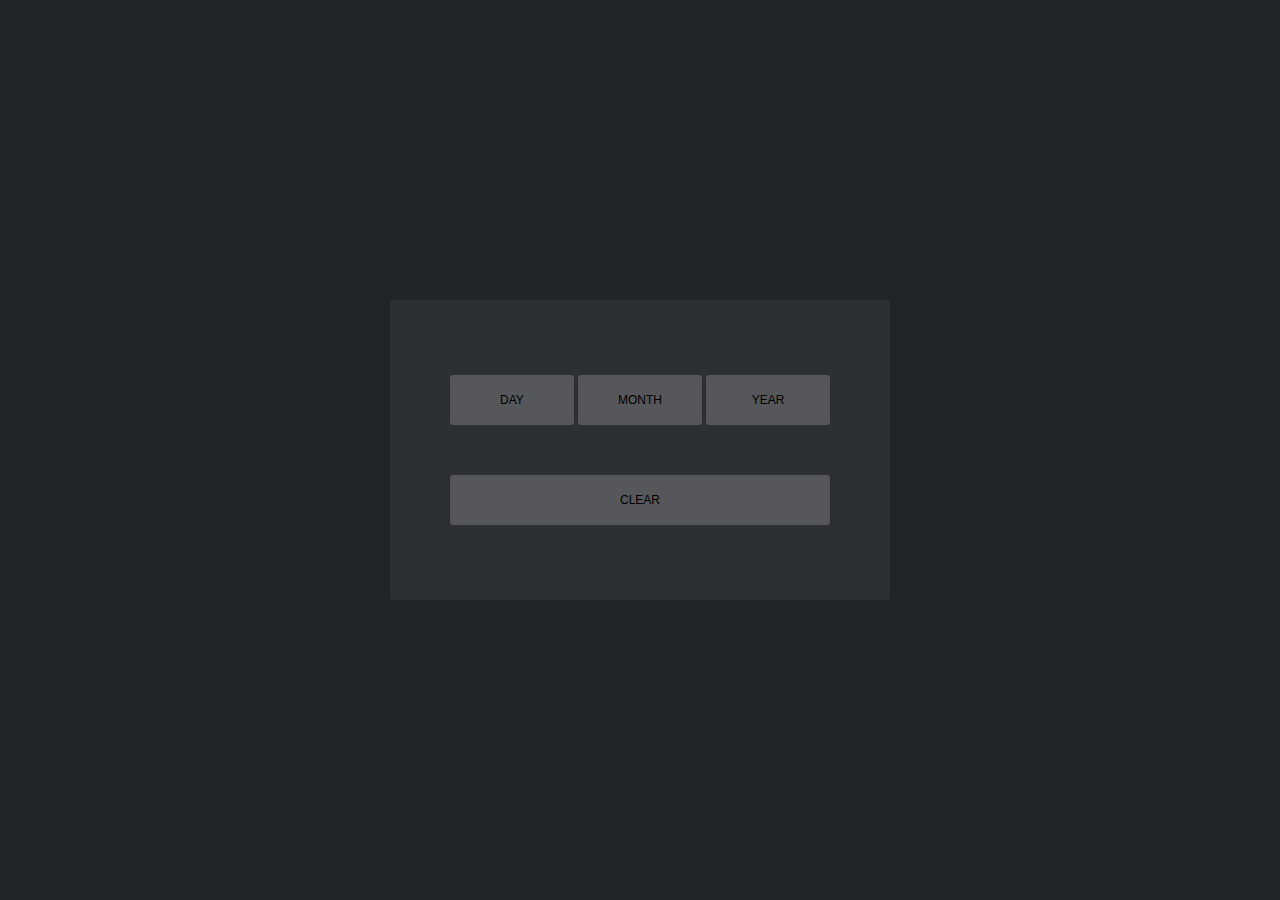
<file: membrana/index.html>
<!DOCTYPE html>
<html>

<head>
    <meta name="viewport" content="width=device-width, initial-scale=1">
    <title>Date</title>
<link rel="shortcut icon" href="favicon.ico"><link href="bundle.css" rel="stylesheet"></head>

<body>
    <div id="root"></div>
<script type="text/javascript" src="vendor.bundle.js"></script><script type="text/javascript" src="bundle.js"></script></body>

</html>
</file>
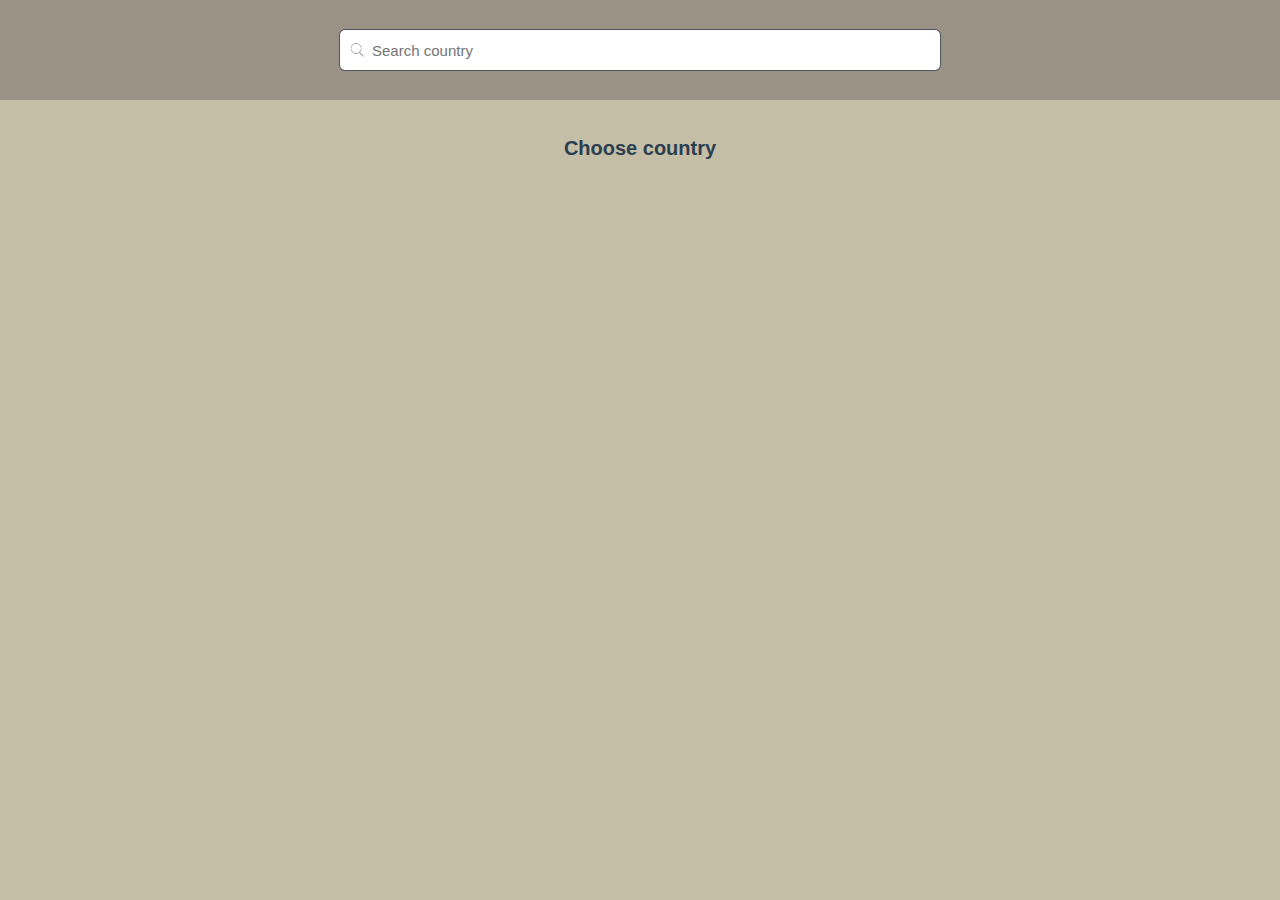
<file: search-test/index.html>
<!DOCTYPE html>
<html lang=en>

<head>
  <meta charset=utf-8>
  <meta http-equiv=X-UA-Compatible content="IE=edge">
  <meta name=viewport content="width=device-width,initial-scale=1">
  <link rel=icon href=favicon.ico>
  <title>search-test</title>
  <link href=css/app.b37489dd.css rel=preload as=style>
  <link href=js/app.68ed778f.js rel=preload as=script>
  <link href=js/chunk-vendors.1c76ffd6.js rel=preload as=script>
  <link href=css/app.b37489dd.css rel=stylesheet>
</head>

<body><noscript><strong>We're sorry but search-test doesn't work properly without JavaScript enabled. Please enable it
      to continue.</strong></noscript>
  <div id=app></div>
  <script src=js/chunk-vendors.1c76ffd6.js> </script> <script src=js/app.68ed778f.js> </script> </body> </html>
</file>
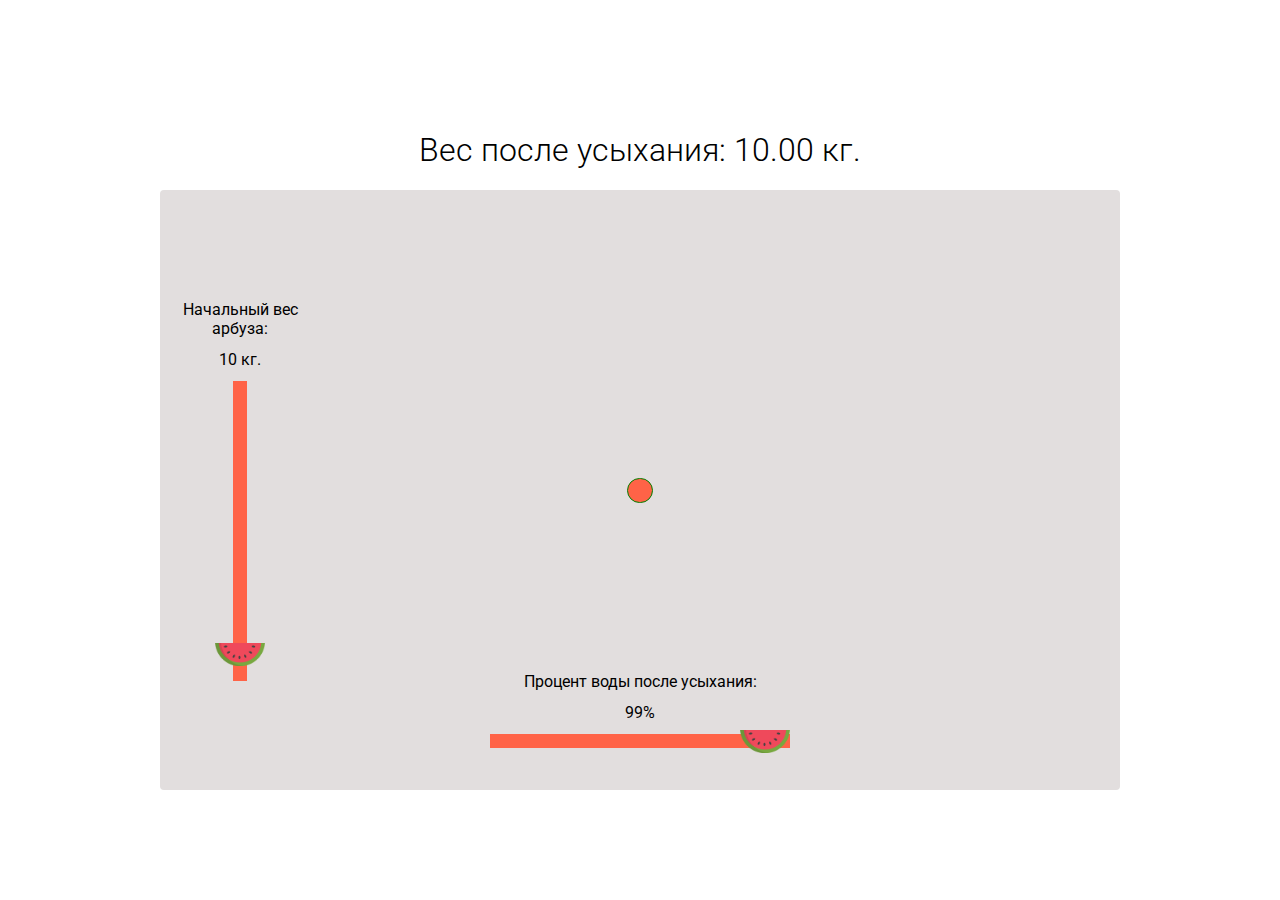
<file: watermelon/index.html>
<!DOCTYPE html>
<html>

<head>
  <meta charset="UTF-8">
  <meta name="author" content="slmel">
  <title>Watermelon</title>
<link rel="shortcut icon" href="favicon.png"><link href="bundle.css?ab4714e76889b22e215d" rel="stylesheet"></head>

<body>
  <div id="content"></div>
<script type="text/javascript" src="vendor.bundle.js?ab4714e76889b22e215d"></script><script type="text/javascript" src="bundle.js?ab4714e76889b22e215d"></script></body>

</html>
</file>
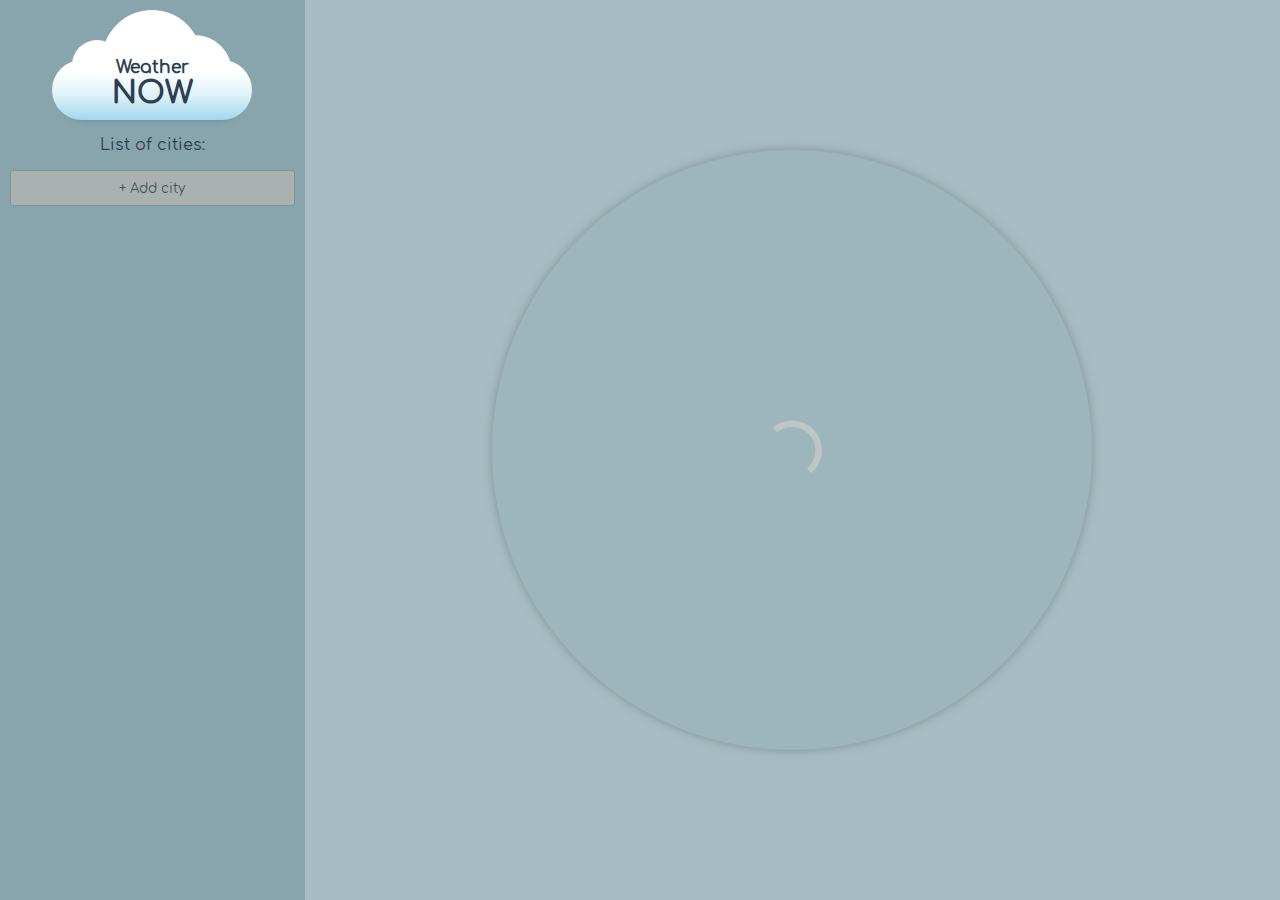
<file: weather-test/index.html>
<!DOCTYPE html><html lang=en><head><meta charset=utf-8><meta http-equiv=X-UA-Compatible content="IE=edge"><meta name=viewport content="width=device-width,initial-scale=1"><link rel=icon href=favicon.ico><title>search-test</title><link href=css/app.00a8c161.css rel=preload as=style><link href=js/app.71c63ba8.js rel=preload as=script><link href=js/chunk-vendors.87887ff3.js rel=preload as=script><link href=css/app.00a8c161.css rel=stylesheet></head><body><noscript><strong>We're sorry but search-test doesn't work properly without JavaScript enabled. Please enable it to continue.</strong></noscript><div id=app></div><script src=js/chunk-vendors.87887ff3.js></script><script src=js/app.71c63ba8.js></script></body></html>
</file>
<file: membrana/bundle.css>
@import url(https://fonts.googleapis.com/css?family=Raleway:100,400);body{background-color:#212529;font-family:Raleway,sans-serif}.flex{display:-ms-flexbox;display:flex;-ms-flex-align:center;align-items:center;-ms-flex-pack:center;justify-content:center}.root{position:absolute;top:0;bottom:0;left:0;right:0}.root .block-central{background-color:#2c2f33;height:300px;width:500px;border-radius:3px}.root .container-content{display:-ms-flexbox;display:flex;-ms-flex-direction:column;flex-direction:column;-ms-flex-pack:center;justify-content:center;width:380px}.root .section-horizontal{display:-ms-flexbox;display:flex;-ms-flex-pack:justify;justify-content:space-between}.root .container{width:124px;height:50px}.root .btn{border-radius:3px;border:none;cursor:pointer;outline:none;background-color:#55575a;font-size:12px}.root .btn:hover{color:#20c997}.root .btn-pushed{background-color:#434549;box-shadow:inset 0 0 2px 1px rgba(0,0,0,.5)}.root .btn-pushed:hover{color:#158765}.root .btn-clear{width:100%;height:50px}.root .btn-clear:active{color:#158765;background-color:#494a4d}.root .text{font-weight:700;font-size:24px;color:#20c997}
/*# sourceMappingURL=bundle.css.map*/
</file>
<file: watermelon/bundle.css>
@import url(https://fonts.googleapis.com/css?family=Roboto:300,400,500,700);.single--berry .berry{box-sizing:border-box;border-radius:50%;background-color:tomato}.single--watermelon{position:absolute;top:0;right:0;bottom:0;left:0;display:flex;align-items:center;flex-direction:column;justify-content:center;min-width:750px}.single--watermelon h1{font-weight:300}.single--watermelon .content{position:relative;display:flex;align-items:center;justify-content:center;width:75%;min-width:400px;height:600px;border-radius:4px;background-color:#e2dede}.single--watermelon .content .horizontal-slide,.single--watermelon .content .vertical-slide{position:absolute;bottom:0;left:0;display:flex;align-items:center;flex-direction:column;justify-content:center;text-align:center}.single--watermelon .content .horizontal-slide p,.single--watermelon .content .vertical-slide p{margin:0;margin-bottom:12px;color:#000}.single--watermelon .content .slider{background-color:tomato}.single--watermelon .content .handle{width:50px;height:23px;background-image:url(assets/bb9b705eceeb4c7fd6bbd2446c16d943.png);background-repeat:no-repeat;background-position:center 53%;background-size:cover}.single--watermelon .content .vertical-slide{top:0;width:160px}.single--watermelon .content .vertical-slide .slider{width:14px;height:300px}.single--watermelon .content .vertical-slide .slider .handle{margin-left:-18px}.single--watermelon .content .horizontal-slide{right:0;height:160px}.single--watermelon .content .horizontal-slide .slider{width:300px;height:14px}.single--watermelon .content .horizontal-slide .slider .handle{top:-4px}body{box-sizing:border-box;margin:0;padding:0;font-family:Roboto,sans-serif}#content{position:relative;overflow:auto;min-width:100%;max-width:100%;min-height:100vh;max-height:100vh}
</file>
